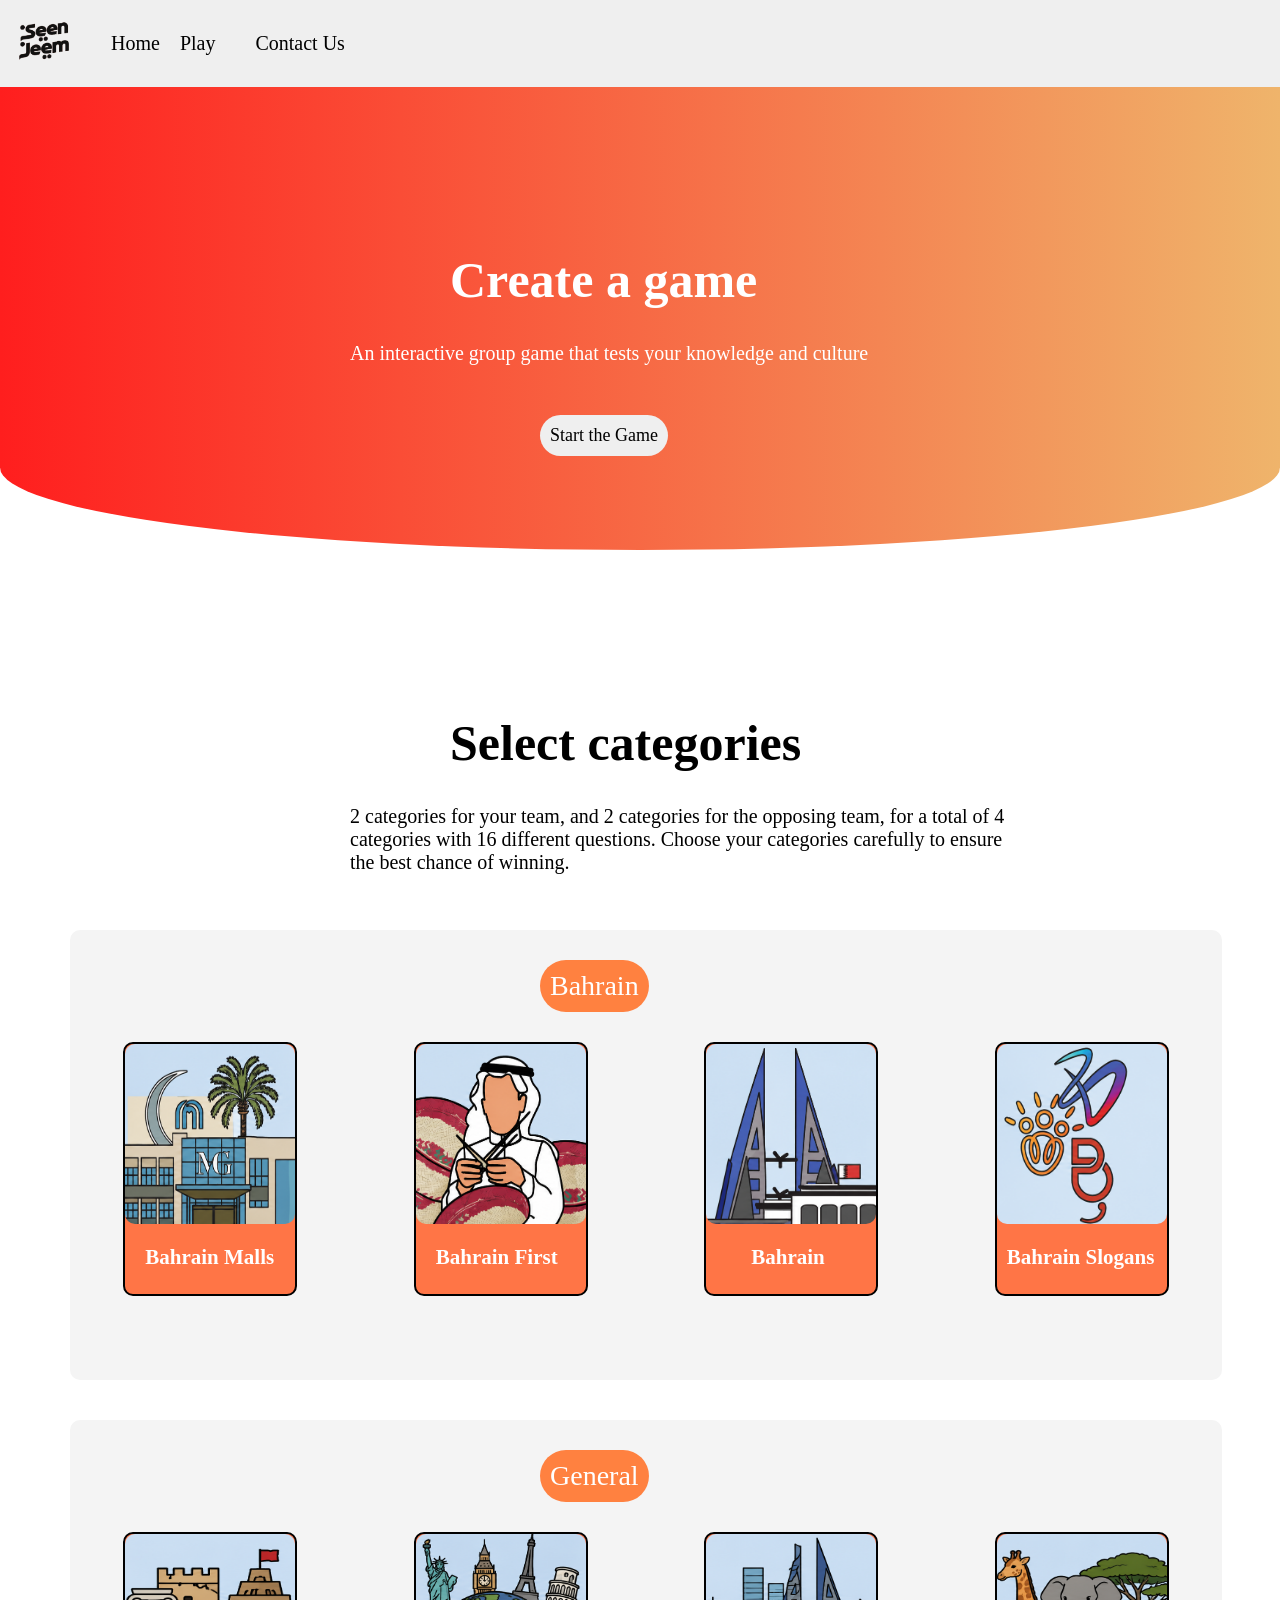
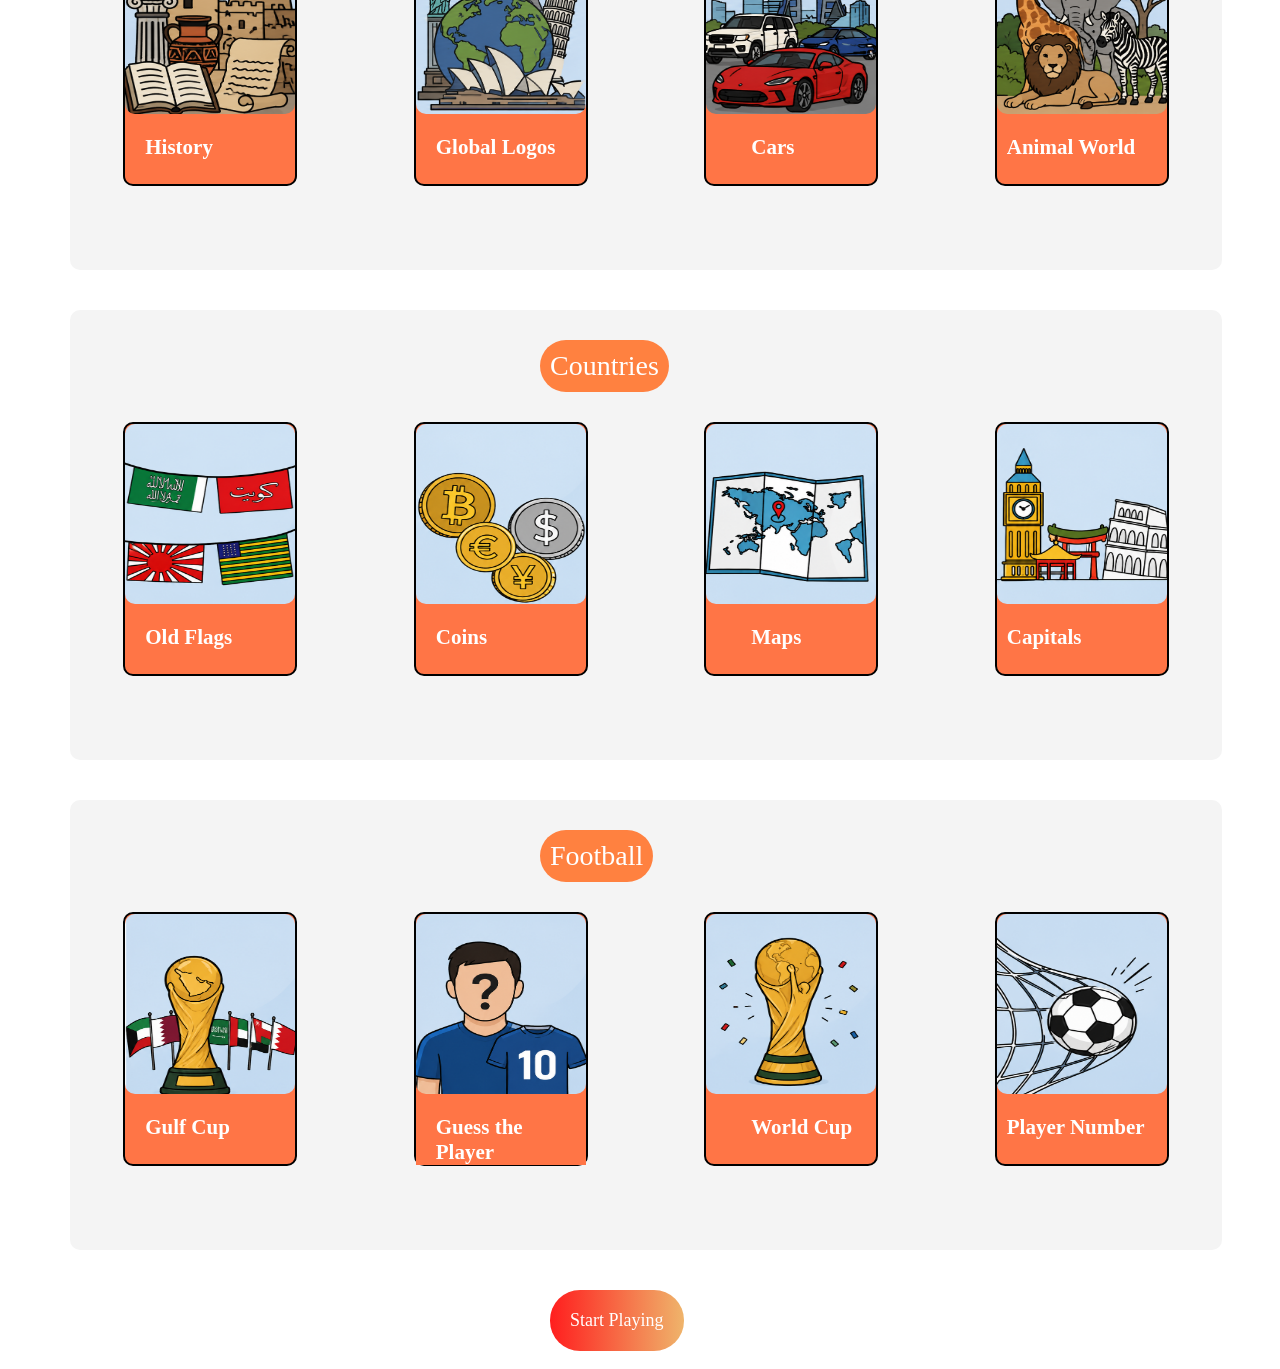
<file: index.html>
<!DOCTYPE html>
<html lang="en">

<head>
    <meta charset="UTF-8">
    <meta name="viewport" content="width=device-width, initial-scale=1.0">
    <title>SeenJeem</title>
    <link rel="stylesheet" href="./style.css">
    <script defer src="./app.js"></script>

</head>

<body>
    <div class="background">

        <nav class="navbar">
            <div class="logo"><img src="./pictures/seenjeemlogo-black-nobg.png" alt=""></div>

            <ul class="nav-links">
                <li><a href="#">Home</a></li>
                <li><a href="#">Play</li>
                <li><a href="#">Contact Us</a></li>
            </ul>


            <div class="hamburger">☰</div>
        </nav>
        <h1>Create a game</h1>
        <p>An interactive group game that tests your knowledge and culture</p>
        <a href="#gohere"><button class="start-button">Start the Game</button></a>
    </div>


    <div class="select-category" id="gohere">
        <h1>Select categories</h1>
        <p>2 categories for your team, and 2 categories for the opposing team,
            for a total of 4 <br>categories with 16 different questions.
            Choose your categories carefully to ensure<br> the best chance of winning.</p>

    </div>
    <br><br>
    <!-- <p style="height:100px; width:100px; position: absolute; right:0; background-color: aqua;">Side Bar</p> -->
    <div class="sidebar">

        <h2>Selected Categories</h2>

        <div id="selectedCategories"></div>

    </div>

    <div class="bahrain">
        <div class="bahrain-category">
            <button>Bahrain</button>

            <div class="bahrain-cards">

                <div class="bahrain-q1">
                    <img src="./pictures/bahrain-malls.png" alt="">
                    <div class="bahrain-q1-h2">
                        <h2>Bahrain Malls</h2>

                    </div>

                </div>
                <div class="bahrain-q2">
                    <img src="./pictures/bahrain-first.png" alt="">
                    <div class="bahrain-q2-h2">
                        <h2>Bahrain First</h2>

                    </div>

                </div>

                <div class="bahrain-q3">
                    <img src="./pictures/Bahrain.png" alt="">
                    <div class="bahrain-q3-h2">
                        <h2>Bahrain </h2>

                    </div>

                </div>
                <div class="bahrain-q4">
                    <img src="./pictures/bahrain-slogan.png" alt="">
                    <div class="bahrain-q4-h2">
                        <h2>Bahrain Slogans</h2>

                    </div>

                </div>
            </div>
        </div>

    </div>
    <div class="bahrain">
        <div class="bahrain-category">
            <button>General</button>

            <div class="bahrain-cards">

                <div class="bahrain-q1">
                    <img src="./pictures/history.png" alt="">
                    <div class="bahrain-q1-h2">
                        <h2>History</h2>

                    </div>

                </div>
                <div class="bahrain-q2">
                    <img src="./pictures/global logos.png" alt="">
                    <div class="bahrain-q2-h2">
                        <h2>Global Logos</h2>

                    </div>

                </div>

                <div class="bahrain-q3">
                    <img src="./pictures/cars.png" alt="">
                    <div class="bahrain-q3-h2">
                        <h2>Cars </h2>

                    </div>

                </div>
                <div class="bahrain-q4">
                    <img src="./pictures/animals.png" alt="">
                    <div class="bahrain-q4-h2">
                        <h2>Animal World</h2>

                    </div>

                </div>
            </div>
        </div>

    </div>
    <div class="bahrain">
        <div class="bahrain-category">
            <button>Countries</button>

            <div class="bahrain-cards">

                <div class="bahrain-q1">
                    <img src="./pictures/old-flags.png" alt="">
                    <div class="bahrain-q1-h2">
                        <h2>Old Flags</h2>

                    </div>

                </div>
                <div class="bahrain-q2">
                    <img src="./pictures/coins.png" alt="">
                    <div class="bahrain-q2-h2">
                        <h2>Coins</h2>

                    </div>

                </div>

                <div class="bahrain-q3">
                    <img src="./pictures/maps.png" alt="">
                    <div class="bahrain-q3-h2">
                        <h2>Maps </h2>

                    </div>

                </div>
                <div class="bahrain-q4">
                    <img src="./pictures/capital.png" alt="">
                    <div class="bahrain-q4-h2">
                        <h2>Capitals</h2>

                    </div>

                </div>
            </div>
        </div>

    </div>
    <div class="bahrain">
        <div class="bahrain-category">
            <button>Football</button>

            <div class="bahrain-cards">

                <div class="bahrain-q1">
                    <img src="./pictures/gulf-cup.png" alt="">
                    <div class="bahrain-q1-h2">
                        <h2>Gulf Cup</h2>

                    </div>

                </div>
                <div class="bahrain-q2">
                    <img src="./pictures/guess-the-player.png" alt="">
                    <div class="bahrain-q2-h2">
                        <h2>Guess the Player</h2>

                    </div>

                </div>

                <div class="bahrain-q3">
                    <img src="./pictures/world-cup.png" alt="">
                    <div class="bahrain-q3-h2">
                        <h2>World Cup </h2>

                    </div>

                </div>
                <div class="bahrain-q4">
                    <img src="./pictures/playerNumber.png" alt="">
                    <div class="bahrain-q4-h2">
                        <h2>Player Number</h2>

                    </div>

                </div>
            </div>
        </div>

    </div>
    <!-- board section -->
    <div class="play-button">
        <button>Start Playing</button>

    </div>
    <br>
    <div class="cards-container">

        <div class="question-card " id="category1">

            <div class="left-side">
                <button>200</button>
                <button>400</button>
                <button>600</button>
            </div>

            <div class="mid-pic">
                <h2 class="category-name"></h2>
                <img src="./pictures/Bahrain.png" alt="">
            </div>

            <div class="right-side">
                <button>200</button>
                <button>400</button>
                <button>600</button>
            </div>

        </div>
        <div class="question-card" id="category2">

            <div class="left-side">
                <button>200</button>
                <button>400</button>
                <button>600</button>
            </div>

            <div class="mid-pic">
                <h2 class="category-name"></h2>
                <img src="./pictures/bahrain-malls.png" alt="">
            </div>

            <div class="right-side">
                <button>200</button>
                <button>400</button>
                <button>600</button>
            </div>

        </div>

        <div class="question-card" id="category3">

            <div class="left-side">
                <button>200</button>
                <button>400</button>
                <button>600</button>
            </div>

            <div class="mid-pic">
                <h2 class="category-name"></h2>
                <img src="./pictures/bahrain-first.png" alt="">
            </div>

            <div class="right-side">
                <button>200</button>
                <button>400</button>
                <button>600</button>
            </div>

        </div>
        <div class="question-card" id="category4">

            <div class="left-side">
                <button>200</button>
                <button>400</button>
                <button>600</button>
            </div>

            <div class="mid-pic">
                <h2 class="category-name"></h2>
                <img src="./pictures/bahrain-slogan.png" alt="">
            </div>

            <div class="right-side">
                <button>200</button>
                <button>400</button>
                <button>600</button>
            </div>

        </div>




    </div>
    <!-- winner section  pop up-->

    <div class="win-popup" id="winPopUp">
        <!-- <h1>The Winner is </h1> -->

    </div>
    <div class="bottom-bar">
        <div class="team-1">
            <h2>Team 1</h2>
            <p>Score</p>
            <div class="score-box" id="board-team1-score">0</div>

        </div>
        <div class="team-2">
            <h2>Team 2</h2>
            <p>Score</p>
            <div class="score-box" id="board-team2-score">0</div>

        </div>

    </div>
    <!-- question section -->
    <!-- <nav class="navbar2">
        <div class="logo"><img src="./pictures/seenjeemlogo-black-nobg.png" alt=""></div>

        <ul class="nav-links">
            <li><a href="#">Home</a></li>
            <li><a href="#">Play</li>
            <li><a href="#">Contact Us</a></li>
        </ul>

        
        <div class="hamburger">☰</div>
    </nav> -->
    <div class="game">
        <div class="quiz">
            <div class="question"></div>
            <div class="choices">
                <button id="answer1">a2</button>
                <button id="answer2"></button>
                <button id="answer3"></button>
            </div>
        </div>

        <div class="teams">
            <div class=" team " id="team1"> Team 1</div>
            <div class="team" id="team2">Team 2</div>
        </div>


    </div>
    <div class="answer">
        <h2>the answer is</h2>
    </div>
    <!-- score section  pop up-->

    <div class="score-popup" id="scorePopup">
        <h2>Who gets the points?</h2>

        <button id="giveTeam1">Team 1</button>
        <button id="giveTeam2">Team 2</button>
        <button id="giveNoOne">No One</button>
    </div>

    <div class="bottom-bar2">
        <div class="team-11">
            <h2>Team 1</h2>
            <p>Score</p>
            <div class="score-box" id="team1-score2">0</div>

        </div>
        <div class="team-22">
            <h2>Team 2</h2>
            <p>Score</p>
            <div class="score-box2" id="team2-score2">0</div>

        </div>

    </div>
</body>

</html>
</file>
<file: style.css>
body {
    margin: 0;
    /* removes any default spacing that the browser does */
}

.navbar {
    background: #EFEFEF;
    padding: 16px;
    display: flex;
    justify-content: flex-start;
    align-items: center;

}

.background {
    height: 550px;

    background: linear-gradient(90deg,
            #ff1e1e 0%,
            #efb46b 100%);
    /* this blends two color with each other starts from the left which is #ff1e1e which start solid with 0% till the yellow and the 90deg so it sarts from the left to the right */

    border-bottom-left-radius: 50% 15%;
    border-bottom-right-radius: 50% 15%;
}

.logo {
    /* background-color: orange; */
    width: 55px;
    /* height: 20%; */


}

.logo img {
    width: 100%;
    height: 10%;

}

.nav-links {
    list-style: none;
    display: flex;
    gap: 20px;

}

.nav-links li {
    display: block;
}

.nav-links a {
    color: black;
    text-decoration: none;
    font-size: 20px;
    /* font-family: 'Gill Sans', 'Gill Sans MT', Calibri, 'Trebuchet MS', sans-serif; */
    font-family: 'britannic';

}

.nav-links a:hover {
    color: white;
    background-color: #A90000;
    border-radius: 30px;
    padding: 10px;
}

.hamburger {
    display: none;
}

/* when the screen goes below the this number app;y the styling */


@media(max-width: 400px) {
    .nav-links {
        display: none;
        padding-left: 50px;
    }

    .hamburger {
        display: block;
    }
}

.sidebar {
    display: none;
    /* display: inline-block; */
    height: 220px;
    width: 100px;
    position: fixed;
    right: 0;
    top: 30%;
    background-color: #e5e5e5;
}


.background h1 {
    color: white;
    font-family: 'britannic';
    font-size: 50px;
    padding-left: 450px;
    padding-top: 130px;
}

.background p {
    color: white;
    font-size: 20px;
    padding-left: 350px;
}

.start-button {
    padding: 10px;
    border-radius: 30px;
    border: none;
    color: black;
    font-size: 18px;
    font-family: 'britannic';

    margin-left: 540px;
    margin-top: 30px;

}

.start-button:hover {
    color: white;
    background-color: #A90000;
    ;
}

.select-category h1 {
    font-family: 'britannic';
    font-size: 50px;
    padding-left: 450px;
    padding-top: 130px;

}

.select-category p {
    font-size: 20px;
    padding-left: 350px;

}
.bahrain{
        margin-bottom: 40px;

}

.bahrain-category {
    background-color: #F4F4F4;
    width: 90%;
    height: 450px;
    /* height: 100%; */
    /* padding-left: 350px; */
    margin-left: 70px;
    border-radius: 10px;

}

.bahrain-cards {
    display: flex;
    justify-content: space-around;
    gap: 10px;
}

.bahrain-category button {
    color: white;
    padding: 10px;
    border-radius: 30px;
    border: none;
    font-size: 28px;
    font-family: 'britannic';
    background-color: #FF8140;

    margin-left: 470px;
    margin-top: 30px;
    margin-bottom: 30px;



}

.bahrain-q1 {
    width: 170px;
    height: 250px;
    border: solid black 2px;
    border-radius: 10px;
    background-color: #FF7546;


}

.bahrain-q1 img {
    /* border: 2px black; */
    border-radius: 10px;
    width: 170px;
    height: 180px;
    /* padding-left: 30px; */
}

.bahrain-q1-h2 {
    font-family: 'britannic';
    background-color: #FF7546;
    color: white;
    padding-left: 20px;
    font-size: 14px;
}

.bahrain-q2 {
    width: 170px;
    height: 250px;
    border: solid black 2px;
    border-radius: 10px;
    background-color: #FF7546;

}

.bahrain-q2 img {
    /* border: 2px black; */
    border-radius: 10px;
    width: 170px;
    height: 180px;
    /* padding-left: 30px; */
}

.bahrain-q2-h2 {
    font-family: 'britannic';
    background-color: #FF7546;
    color: white;
    padding-left: 20px;
    font-size: 14px;

}

.bahrain-q3 {
    width: 170px;
    height: 250px;
    border: solid black 2px;
    border-radius: 10px;
    background-color: #FF7546;

}

.bahrain-q3 img {
    /* border: 2px black; */
    border-radius: 10px;
    width: 170px;
    height: 180px;
    /* padding-left: 30px; */
}

.bahrain-q3-h2 {
    font-family: 'britannic';
    background-color: #FF7546;
    color: white;
    padding-left: 45px;
    font-size: 14px;

}

.bahrain-q4 {
    width: 170px;
    height: 250px;
    border: solid black 2px;
    border-radius: 10px;
    background-color: #FF7546;

}

.bahrain-q4 img {
    /* border: 2px black; */
    border-radius: 10px;
    width: 170px;
    height: 180px;
    /* padding-left: 30px; */
}

.bahrain-q4-h2 {
    font-family: 'britannic';
    background-color: #FF7546;
    color: white;
    padding-left: 10px;
    font-size: 14px;

}

.play-button button {
    padding: 20px;
    border-radius: 30px;
    border: none;
    color: white;
    background: linear-gradient(90deg,
            #ff1e1e 0%,
            #efb46b 100%);
    margin-left: 550px;
    font-size: 18px;
    font-family: 'britannic';


}

.play-button button:hover {
    background-color: #A90000;
    background: #A90000;
}

/* //////////////////////////////////////////////////////////////////////////// */
/* board page */

.navbar-board {
    background: linear-gradient(90deg,
            #ff1e1e 0%,
            #efb46b 100%);
    padding: 16px;
    display: flex;
    justify-content: flex-start;
    align-items: center;

}

.nav-links-board {
    list-style: none;
    display: flex;
    gap: 20px;

}

.nav-links-board li {
    display: block;
}

.nav-links-board a {
    color: white;
    text-decoration: none;
    font-size: 20px;
    /* font-family: 'Gill Sans', 'Gill Sans MT', Calibri, 'Trebuchet MS', sans-serif; */
    font-family: 'britannic';

}

.nav-links-board a:hover {
    color: black;
    background-color: white;
    border-radius: 30px;
    padding: 10px;
}

.cards-container {
    display: flex;
    gap: 20px;
    justify-content: center;
    flex-wrap: wrap;
}

.question-card {
    background-color: #F4F4F4;
    width: 450px;
    height: 170px;
    padding: 22px;
    display: flex;
    gap: 10px;
    align-items: center;
    justify-content: center;
    border-radius: 20px;
}

.mid-pic img {
    width: 120px;
    border-radius: 20px;
    padding-bottom: 70px;
}

.left-side {
    display: flex;
    flex-direction: column;
    gap: 13px;
}

.right-side {
    display: flex;
    flex-direction: column;
    gap: 13px;
}

.left-side button {
    width: 60px;
    height: 30px;
    border: black solid 2px;
    border-radius: 150px;
    font-family: 'britannic';
}

.right-side button {
    width: 60px;
    height: 30px;
    border: black solid 2px;
    border-radius: 150px;
    font-family: 'britannic';
    
}

.left-side button:hover {
    color: white;
    background-color: #A90000;

}

.right-side button:hover {
    color: white;
    background-color: #A90000;
}

.bottom-bar {
    width: 100%;
    height: 130px;
    background-color: #EFEFEF;
    display: flex;
    justify-content: space-between;
    margin-top: 20px;
}

.team-1 {
    font-family: 'britannic';
    font-size: 14px;
    margin-left: 120px;

}

.team-2 {
    font-family: 'britannic';
    font-size: 14px;
    margin-right: 120px;
}

.team-1 p {
    border-bottom: 2px solid black;
    padding-bottom: 4px;
}

.team-2 p {
    border-bottom: 2px solid black;
    padding-bottom: 4px;

}

.score-box {
    width: 60px;
    height: 20px;
    border: black 2px solid;
    border-radius: 10px;
    display: flex;
    justify-content: center;
    align-items: center;
    background-color: white;
}

/* let the board hidden  */
.cards-container {
    display: none;
}

.bottom-bar {
    display: none;
}

/* /////////////////////////////////////////////////////////////////////////////////////////////////////////////////////// */
/* question page */
.game {
    display: flex;
    gap: 30px;
}

.quiz {
    width: 500px;
    border: 3px solid #e5e5e5;
    border-radius: 20px;
    padding: 40px;
    margin-left: 100px;
    padding-left: 100px;
    display: flex;
    flex-direction: column;
    justify-content: center;
    align-items: center;
    margin-top: 70px;
}

.question {
    font-size: 30px;
    margin-bottom: 40px;
    font-family: 'britannic';
}

.choices {
    display: flex;
    flex-direction: column;
    gap: 15px;
    width: 50%;
}

.choices button {
     width: 100%;
    padding: 30px;
    border: none;
    border-radius: 12px;
    background: #e5e5e5;
    text-align: center;
    margin: 0;
    font-size: 15px;
    
}

.choices button:hover {
    color: #A90000;
    font-weight: bold;
}

/* button.correct-answer{
    background-color: green;
} */

.teams {
    width: 200px;
    margin-top: 100px;
}

.team {
    padding: 20px;
    margin-bottom: 12px;
    border-radius: 15px;
    background: #f3f3f3;
}


.answer {
    font-family: 'britannic';

}

.bottom-bar2 {
    width: 100%;
    height: 130px;
    background-color: #EFEFEF;
    display: flex;
    justify-content: space-between;
    margin-top: 20px;
}

.team-11 {
    font-family: 'britannic';
    font-size: 14px;
    margin-left: 120px;

}

.team-22 {
    font-family: 'britannic';
    font-size: 14px;
    margin-right:120px;
}

.team-11 p {
    border-bottom: 2px solid black;
    padding-bottom: 8px;
}

.team-22 p {
    border-bottom: 2px solid black;
    padding-bottom: 8px;

}

.score-box2 {
    width: 60px;
    height: 20px;
    border: black 2px solid;
    border-radius: 10px;
    display: flex;
    justify-content: center;
    align-items: center;
    background-color: white;
}

.game {
    display: none;
}

.answer {
    display: none;
}

.bottom-bar2 {
    display: none;
}

/* .navbar2 {
    background: #EFEFEF;
    padding: 16px;
    display: flex;
    justify-content: flex-start;
    align-items: center;
        display: none;


} */
/* popup */
.score-popup {
    display: none;
    flex-direction: column;
    gap: 15px;
    padding: 30px;
    padding-left: 80px;
    /* margin-left: 300px; */
    width: 30%;
    background: linear-gradient(90deg,
            #ff1e1e 0%,
            #efb46b 100%);
    color: white;
    font-family:'britannic' ;
    position: fixed;
    top: 50px;
    left: 320px;
}

.score-popup button {

    color: #A90000;
    padding: 15px 20px;
    margin-top: 15px;
    background-color: white;
    color: #A90000;
    border: none;
    border-radius: 12px;
    font-family: 'britannic';
    font-size: 16px;
    font-weight: bold;
}
.score-popup button:hover{
    background-color: #A90000;
    color: white;
}
.win-popup{
    display: none;
    position: fixed;
    top: 30%;
    left: 30%;
    width: 400px;
    padding: 60px;
    background: linear-gradient(90deg, #ff1e1e 0%, #efb46b 100%);
    color: white;
    border-radius: 25px;
    text-align: center;
    font-family: 'britannic';
    font-size: 50px;

}
</file>
